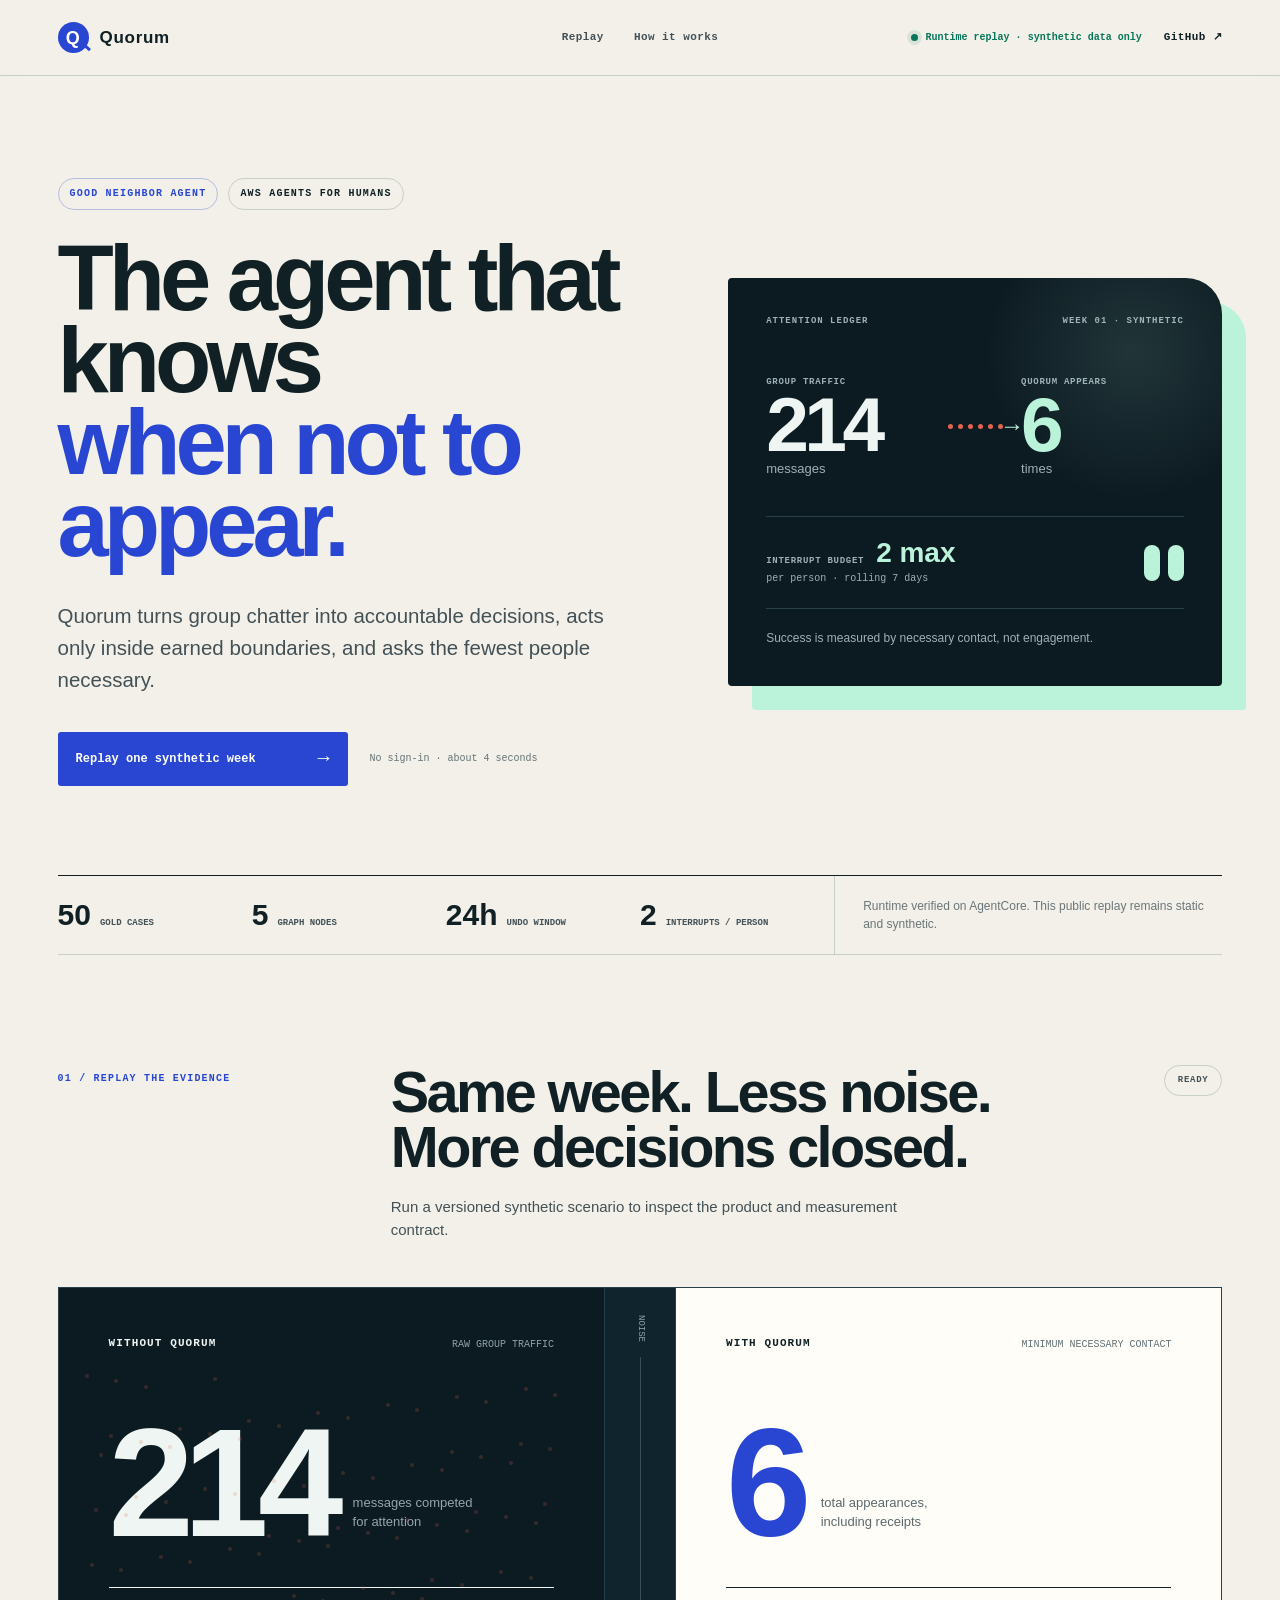
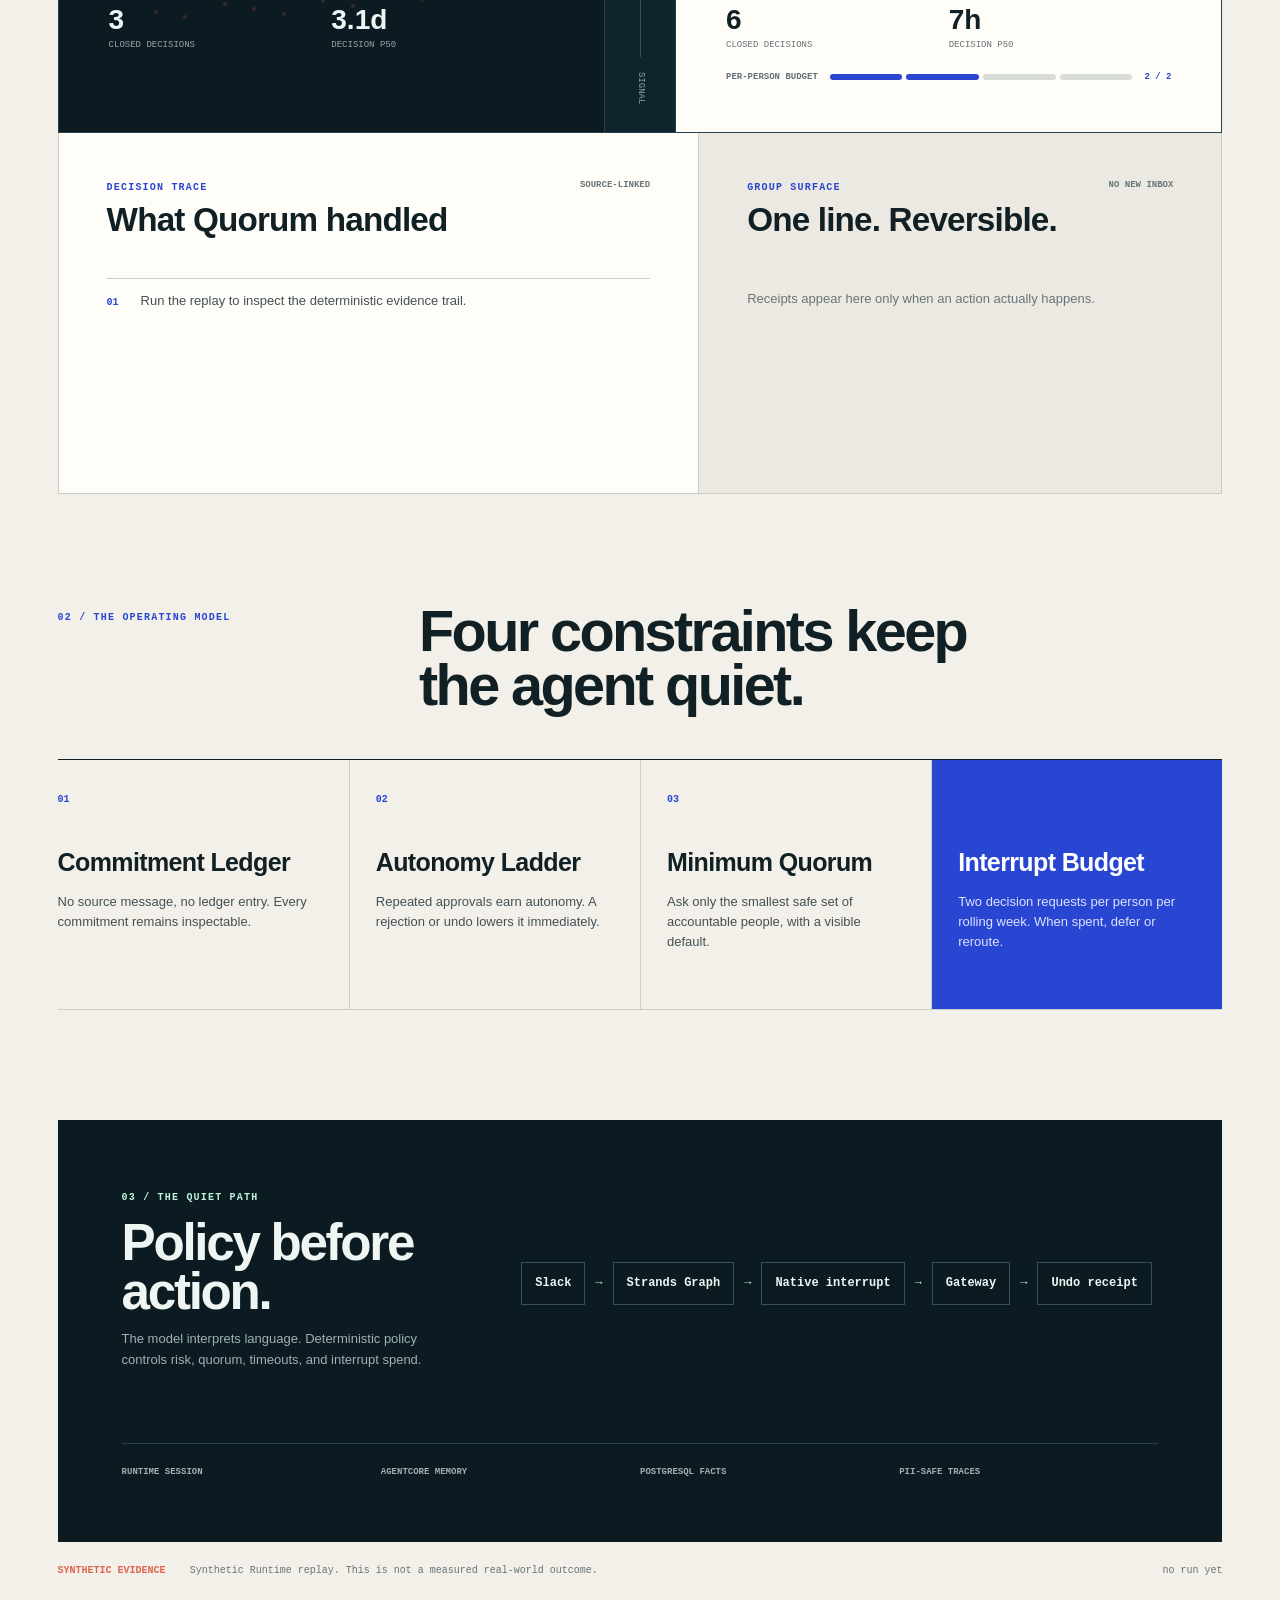
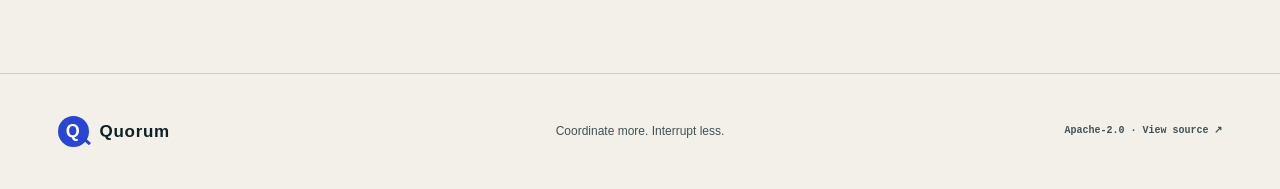
<file: index.html>
<!doctype html>
<html lang="en">
  <head>
    <meta charset="utf-8">
    <meta name="viewport" content="width=device-width, initial-scale=1">
    <meta name="theme-color" content="#f2f0e9">
    <meta name="description" content="Quorum coordinates group decisions with fewer interruptions. Replay one synthetic week and inspect the evidence.">
    <meta property="og:title" content="Quorum — coordinate more, interrupt less">
    <meta property="og:description" content="A public synthetic replay of a low-interruption coordination agent built with Strands.">
    <meta property="og:type" content="website">
    <title>Quorum — coordinate more, interrupt less</title>
    <link rel="icon" href="./favicon.svg" type="image/svg+xml">
    <link rel="stylesheet" href="./assets/style.css">
    <script defer src="./assets/app.js"></script>
  </head>
  <body>
    <a class="skip-link" href="#replay">Skip to replay</a>

    <header class="site-header">
      <a class="wordmark" href="./" aria-label="Quorum home">
        <span class="wordmark-symbol" aria-hidden="true">Q</span>
        <span>Quorum</span>
      </a>
      <nav class="site-nav" aria-label="Primary navigation">
        <a href="#replay">Replay</a>
        <a href="#principles">How it works</a>
      </nav>
      <div class="header-actions">
        <div id="evidence-mode" class="status-line">
          <span class="status-dot" aria-hidden="true"></span>
          <span>Static replay · synthetic data only</span>
        </div>
        <a class="repo-link" href="https://github.com/wellkilo/Quorum">GitHub <span aria-hidden="true">↗</span></a>
      </div>
    </header>

    <main>
      <section class="hero" aria-labelledby="hero-title">
        <div class="hero-copy">
          <p class="kicker"><span>Good Neighbor Agent</span><span>AWS Agents for Humans</span></p>
          <h1 id="hero-title">The agent that knows<br><em>when not to appear.</em></h1>
          <p class="hero-lede">
            Quorum turns group chatter into accountable decisions, acts only inside earned
            boundaries, and asks the fewest people necessary.
          </p>
          <div class="hero-actions">
            <button id="replay-button" class="replay-button" type="button">
              <span>Replay one synthetic week</span>
              <span class="button-arrow" aria-hidden="true">→</span>
            </button>
            <span class="action-note">No sign-in · about 4 seconds</span>
          </div>
        </div>

        <aside class="attention-card" aria-label="Synthetic week attention comparison">
          <div class="attention-heading">
            <span>Attention ledger</span>
            <span>Week 01 · synthetic</span>
          </div>
          <div class="attention-comparison">
            <div class="attention-before">
              <span class="attention-label">Group traffic</span>
              <strong>214</strong>
              <span>messages</span>
            </div>
            <div class="attention-path" aria-hidden="true">
              <span></span><span></span><span></span><span></span><span></span><span></span>
              <i>→</i>
            </div>
            <div class="attention-after">
              <span class="attention-label">Quorum appears</span>
              <strong>6</strong>
              <span>times</span>
            </div>
          </div>
          <div class="budget-rule">
            <div>
              <span class="attention-label">Interrupt budget</span>
              <strong>2 max</strong>
              <span>per person · rolling 7 days</span>
            </div>
            <div class="budget-slots" aria-label="Two of two interruption slots">
              <i></i><i></i>
            </div>
          </div>
          <p>Success is measured by necessary contact, not engagement.</p>
        </aside>
      </section>

      <section class="proof-strip" aria-label="Verified project evidence">
        <div><strong>50</strong><span>gold cases</span></div>
        <div><strong>5</strong><span>Graph nodes</span></div>
        <div><strong>24h</strong><span>undo window</span></div>
        <div><strong>2</strong><span>interrupts / person</span></div>
        <p>Runtime verified on AgentCore. This public replay remains static and synthetic.</p>
      </section>

      <section id="replay" class="replay-section" aria-labelledby="replay-title">
        <div class="section-intro">
          <p class="section-index">01 / Replay the evidence</p>
          <div>
            <h2 id="replay-title">Same week. Less noise.<br>More decisions closed.</h2>
            <p>Run a versioned synthetic scenario to inspect the product and measurement contract.</p>
          </div>
          <span id="run-state" class="run-state" role="status" aria-live="polite">Ready</span>
        </div>

        <div class="comparison" aria-label="Before and after comparison">
          <article class="week baseline-week">
            <div class="week-heading">
              <p class="week-label">Without Quorum</p>
              <span>raw group traffic</span>
            </div>
            <div class="metric-main">
              <strong id="baseline-messages" class="signal-number">214</strong>
              <span>messages competed<br>for attention</span>
            </div>
            <div class="metric-row">
              <div><b id="baseline-decisions">3</b><span>closed decisions</span></div>
              <div><b id="baseline-latency">3.1d</b><span>decision P50</span></div>
            </div>
            <div id="message-field" class="message-field" aria-hidden="true"></div>
          </article>

          <div class="quiet-track" aria-hidden="true">
            <span>noise</span>
            <div class="track-line"><i id="track-progress"></i></div>
            <span>signal</span>
          </div>

          <article class="week quorum-week">
            <div class="week-heading">
              <p class="week-label">With Quorum</p>
              <span>minimum necessary contact</span>
            </div>
            <div class="metric-main quorum-main">
              <strong id="quorum-interruptions" class="signal-number accent">6</strong>
              <span>total appearances,<br>including receipts</span>
            </div>
            <div class="metric-row">
              <div><b id="quorum-decisions">6</b><span>closed decisions</span></div>
              <div><b id="quorum-latency">7h</b><span>decision P50</span></div>
            </div>
            <div class="budget-meter">
              <span>Per-person budget</span>
              <div><i></i><i></i><i class="blocked"></i><i class="blocked"></i></div>
              <b>2 / 2</b>
            </div>
          </article>
        </div>

        <div class="evidence-grid">
          <article class="run-log" aria-labelledby="run-log-title">
            <div class="panel-heading">
              <div>
                <p class="panel-label">Decision trace</p>
                <h3 id="run-log-title">What Quorum handled</h3>
              </div>
              <span>source-linked</span>
            </div>
            <ol id="timeline" class="timeline" aria-live="polite">
              <li class="placeholder">Run the replay to inspect the deterministic evidence trail.</li>
            </ol>
          </article>

          <article class="receipts" aria-labelledby="receipts-title">
            <div class="panel-heading">
              <div>
                <p class="panel-label">Group surface</p>
                <h3 id="receipts-title">One line. Reversible.</h3>
              </div>
              <span>no new inbox</span>
            </div>
            <div id="receipt-list" class="receipt-list">
              <p class="empty-receipt">Receipts appear here only when an action actually happens.</p>
            </div>
          </article>
        </div>
      </section>

      <section id="principles" class="principles-section" aria-labelledby="principles-title">
        <div class="section-intro compact">
          <p class="section-index">02 / The operating model</p>
          <div>
            <h2 id="principles-title">Four constraints keep<br>the agent quiet.</h2>
          </div>
        </div>
        <div class="principle-grid">
          <article>
            <span>01</span>
            <h3>Commitment Ledger</h3>
            <p>No source message, no ledger entry. Every commitment remains inspectable.</p>
          </article>
          <article>
            <span>02</span>
            <h3>Autonomy Ladder</h3>
            <p>Repeated approvals earn autonomy. A rejection or undo lowers it immediately.</p>
          </article>
          <article>
            <span>03</span>
            <h3>Minimum Quorum</h3>
            <p>Ask only the smallest safe set of accountable people, with a visible default.</p>
          </article>
          <article class="featured-principle">
            <span>04</span>
            <h3>Interrupt Budget</h3>
            <p>Two decision requests per person per rolling week. When spent, defer or reroute.</p>
          </article>
        </div>
      </section>

      <section class="architecture-section" aria-labelledby="architecture-title">
        <div>
          <p class="section-index">03 / The quiet path</p>
          <h2 id="architecture-title">Policy before action.</h2>
          <p>The model interprets language. Deterministic policy controls risk, quorum, timeouts, and interrupt spend.</p>
        </div>
        <div class="architecture-flow" aria-label="Technical architecture summary">
          <span>Slack</span><i>→</i><span>Strands Graph</span><i>→</i><span>Native interrupt</span>
          <i>→</i><span>Gateway</span><i>→</i><span>Undo receipt</span>
        </div>
        <div class="architecture-meta">
          <span>Runtime session</span><span>AgentCore Memory</span><span>PostgreSQL facts</span><span>PII-safe traces</span>
        </div>
      </section>

      <aside class="provenance">
        <strong>Synthetic evidence</strong>
        <span id="evidence-source">Versioned synthetic evidence on GitHub Pages. No live AgentCore backend or real-world pilot is claimed.</span>
        <code id="replay-id">no run yet</code>
      </aside>
    </main>

    <footer class="site-footer">
      <a class="wordmark footer-mark" href="./"><span class="wordmark-symbol">Q</span><span>Quorum</span></a>
      <p>Coordinate more. Interrupt less.</p>
      <a href="https://github.com/wellkilo/Quorum">Apache-2.0 · View source ↗</a>
    </footer>
  </body>
</html>
</file>
<file: assets/style.css>
:root {
  color-scheme: light;
  --canvas: #f2f0e9;
  --paper: #fffdf8;
  --ink: #102024;
  --ink-soft: #435156;
  --night: #0c1b22;
  --night-soft: #142832;
  --line: #c8cec8;
  --line-dark: #29404b;
  --cobalt: #2946d3;
  --cobalt-dark: #1f3195;
  --mint: #baf3da;
  --green: #08765a;
  --coral: #df654f;
  --utility: "SFMono-Regular", Consolas, "Liberation Mono", monospace;
  --display: "Avenir Next Condensed", "Arial Narrow", "Helvetica Neue", sans-serif;
  --body: "Avenir Next", "Segoe UI", Helvetica, Arial, sans-serif;
}

* { box-sizing: border-box; }
html { scroll-behavior: smooth; }
body {
  margin: 0;
  background: var(--canvas);
  color: var(--ink);
  font-family: var(--body);
  min-height: 100vh;
  -webkit-font-smoothing: antialiased;
}
a { color: inherit; }
button, a { -webkit-tap-highlight-color: transparent; }
button:focus-visible, a:focus-visible { outline: 3px solid var(--coral); outline-offset: 4px; }

.skip-link {
  position: fixed;
  top: 12px;
  left: 12px;
  transform: translateY(-160%);
  background: var(--ink);
  color: var(--paper);
  padding: 10px 14px;
  z-index: 20;
}
.skip-link:focus { transform: none; }

.site-header {
  min-height: 76px;
  border-bottom: 1px solid var(--line);
  display: grid;
  grid-template-columns: 1fr auto 1fr;
  align-items: center;
  padding: 0 clamp(22px, 4.5vw, 72px);
  background: rgba(242, 240, 233, 0.94);
  position: sticky;
  top: 0;
  z-index: 10;
  backdrop-filter: blur(12px);
}
.wordmark {
  display: inline-flex;
  align-items: center;
  gap: 11px;
  width: max-content;
  color: var(--ink);
  font: 750 17px/1 var(--display);
  letter-spacing: 0.04em;
  text-decoration: none;
}
.wordmark-symbol {
  width: 31px;
  height: 31px;
  display: grid;
  place-items: center;
  background: var(--cobalt);
  color: white;
  border-radius: 50%;
  font: 800 18px/1 var(--display);
  position: relative;
}
.wordmark-symbol::after {
  content: "";
  position: absolute;
  width: 8px;
  height: 3px;
  right: -2px;
  bottom: 4px;
  background: var(--cobalt);
  transform: rotate(42deg);
}
.site-nav { display: flex; align-items: center; gap: 30px; }
.site-nav a, .repo-link {
  font: 650 11px/1 var(--utility);
  letter-spacing: 0.04em;
  text-decoration: none;
}
.site-nav a { color: var(--ink-soft); }
.site-nav a:hover, .repo-link:hover { color: var(--cobalt); }
.header-actions { display: flex; align-items: center; justify-content: flex-end; gap: 22px; }
.status-line {
  display: flex;
  align-items: center;
  gap: 8px;
  color: var(--green);
  font: 650 10px/1 var(--utility);
}
.status-dot {
  width: 7px;
  height: 7px;
  background: var(--green);
  border-radius: 50%;
  box-shadow: 0 0 0 4px rgba(8, 118, 90, 0.1);
}
.repo-link { color: var(--ink); }

main { width: min(1480px, 100%); margin: 0 auto; padding: 0 clamp(22px, 4.5vw, 72px) 72px; }
.hero {
  min-height: 650px;
  display: grid;
  grid-template-columns: minmax(0, 1.08fr) minmax(420px, 0.92fr);
  gap: clamp(48px, 7vw, 112px);
  align-items: center;
  padding: clamp(66px, 8vw, 118px) 0 clamp(58px, 7vw, 96px);
}
.hero-copy { max-width: 800px; }
.kicker { display: flex; gap: 10px; flex-wrap: wrap; margin: 0 0 28px; }
.kicker span, .section-index, .panel-label {
  font: 700 10px/1.4 var(--utility);
  letter-spacing: 0.12em;
  text-transform: uppercase;
}
.kicker span { border: 1px solid var(--line); border-radius: 999px; padding: 8px 11px; }
.kicker span:first-child { color: var(--cobalt); border-color: rgba(41, 70, 211, 0.3); }
h1 {
  font: 760 clamp(60px, 7.2vw, 108px)/0.89 var(--display);
  letter-spacing: -0.055em;
  margin: 0;
  max-width: 870px;
}
h1 em { color: var(--cobalt); font-style: normal; }
.hero-lede {
  color: var(--ink-soft);
  font-size: clamp(17px, 1.6vw, 21px);
  line-height: 1.55;
  max-width: 670px;
  margin: 34px 0 0;
}
.hero-actions { display: flex; align-items: center; gap: 22px; flex-wrap: wrap; margin-top: 36px; }
.replay-button {
  border: 0;
  border-radius: 3px;
  background: var(--cobalt);
  color: white;
  cursor: pointer;
  display: flex;
  align-items: center;
  justify-content: space-between;
  gap: 30px;
  min-width: 290px;
  padding: 17px 18px;
  font: 750 12px/1 var(--utility);
  transition: background 180ms ease, transform 180ms ease;
}
.replay-button:hover { background: var(--cobalt-dark); transform: translateY(-2px); }
.replay-button:disabled { cursor: wait; opacity: 0.7; transform: none; }
.button-arrow { font-size: 20px; font-weight: 400; }
.action-note { color: #657277; font: 10px/1.4 var(--utility); }

.attention-card {
  background: var(--night);
  color: #eef5f2;
  padding: clamp(26px, 3vw, 42px);
  border-radius: 4px 36px 4px 4px;
  box-shadow: 24px 24px 0 var(--mint);
  position: relative;
  overflow: hidden;
}
.attention-card::after {
  content: "";
  position: absolute;
  inset: 0;
  background: radial-gradient(circle at 82% 18%, rgba(186, 243, 218, 0.12), transparent 28%);
  pointer-events: none;
}
.attention-heading {
  display: flex;
  justify-content: space-between;
  gap: 20px;
  color: #9eb0b6;
  font: 700 9px/1 var(--utility);
  letter-spacing: 0.11em;
  text-transform: uppercase;
}
.attention-comparison {
  display: grid;
  grid-template-columns: 1fr 92px 1fr;
  align-items: center;
  padding: 50px 0 40px;
}
.attention-before, .attention-after { display: flex; flex-direction: column; gap: 4px; }
.attention-before strong, .attention-after strong { font: 760 clamp(64px, 6vw, 92px)/0.85 var(--display); letter-spacing: -0.06em; }
.attention-after strong { color: var(--mint); }
.attention-before > span:last-child, .attention-after > span:last-child { color: #9eb0b6; font-size: 13px; }
.attention-label { color: #9eb0b6; font: 700 9px/1.4 var(--utility); letter-spacing: 0.08em; text-transform: uppercase; }
.attention-path { display: grid; grid-template-columns: repeat(6, 5px); gap: 5px; align-items: center; justify-content: center; position: relative; }
.attention-path span { width: 5px; height: 5px; border-radius: 50%; background: var(--coral); }
.attention-path i { position: absolute; right: -3px; color: var(--mint); font-style: normal; font-size: 24px; }
.budget-rule {
  display: flex;
  align-items: center;
  justify-content: space-between;
  gap: 24px;
  border-top: 1px solid var(--line-dark);
  border-bottom: 1px solid var(--line-dark);
  padding: 22px 0;
}
.budget-rule > div:first-child { display: grid; grid-template-columns: auto auto; align-items: end; gap: 5px 12px; }
.budget-rule strong { color: var(--mint); font: 740 28px/1 var(--display); }
.budget-rule > div:first-child > span:last-child { grid-column: 1 / -1; color: #9eb0b6; font: 10px/1.4 var(--utility); }
.budget-slots { display: flex; gap: 8px; }
.budget-slots i { width: 16px; height: 36px; border-radius: 10px; background: var(--mint); }
.attention-card > p { color: #9eb0b6; font-size: 12px; line-height: 1.5; margin: 20px 0 0; }

.proof-strip {
  display: grid;
  grid-template-columns: repeat(4, minmax(110px, 1fr)) 2fr;
  border-top: 1px solid var(--ink);
  border-bottom: 1px solid var(--line);
}
.proof-strip > div { padding: 24px 20px 24px 0; display: flex; align-items: baseline; gap: 9px; }
.proof-strip strong { font: 750 30px/1 var(--display); }
.proof-strip span { color: var(--ink-soft); font: 650 9px/1.4 var(--utility); text-transform: uppercase; }
.proof-strip p { align-self: stretch; display: flex; align-items: center; margin: 0; border-left: 1px solid var(--line); padding: 20px 0 20px 28px; color: #6c7678; font-size: 12px; line-height: 1.5; }

.replay-section, .principles-section { padding: 110px 0 0; }
.section-intro { display: grid; grid-template-columns: 0.72fr 1.8fr auto; gap: 40px; align-items: start; margin-bottom: 46px; }
.section-intro.compact { grid-template-columns: 0.72fr 1.8fr; }
.section-index { color: var(--cobalt); margin: 7px 0 0; }
h2 { font: 750 clamp(39px, 4.5vw, 70px)/0.95 var(--display); letter-spacing: -0.045em; margin: 0; }
.section-intro > div > p { color: var(--ink-soft); font-size: 15px; line-height: 1.55; max-width: 550px; margin: 20px 0 0; }
.run-state {
  border: 1px solid var(--line);
  border-radius: 999px;
  padding: 10px 13px;
  color: var(--ink-soft);
  font: 700 9px/1 var(--utility);
  letter-spacing: 0.08em;
  text-transform: uppercase;
}
.run-state.live { color: var(--green); border-color: var(--green); }

.comparison { display: grid; grid-template-columns: 1fr 72px 1fr; border: 1px solid var(--line-dark); background: var(--night); }
.week { min-height: 420px; padding: clamp(28px, 4vw, 50px); position: relative; overflow: hidden; }
.baseline-week { background: var(--night); color: #eef5f2; }
.quorum-week { background: var(--paper); color: var(--ink); }
.week-heading, .panel-heading { display: flex; justify-content: space-between; align-items: flex-start; gap: 24px; }
.week-heading span { color: #8fa2a9; font: 10px/1.4 var(--utility); text-transform: uppercase; }
.quorum-week .week-heading span { color: #647277; }
.week-label { margin: 0; font: 750 11px/1 var(--utility); letter-spacing: 0.1em; text-transform: uppercase; }
.metric-main { display: flex; align-items: end; gap: 20px; margin: 76px 0 48px; }
.metric-main > span { color: #95a5aa; font-size: 13px; line-height: 1.45; padding-bottom: 7px; }
.quorum-main > span { color: #5b696d; }
.signal-number { font: 760 clamp(90px, 12vw, 154px)/0.72 var(--display); letter-spacing: -0.07em; }
.signal-number.accent { color: var(--cobalt); }
.metric-row { display: grid; grid-template-columns: repeat(2, 1fr); border-top: 1px solid currentColor; padding-top: 18px; }
.metric-row div { display: flex; flex-direction: column; gap: 7px; }
.metric-row b { font: 730 28px/1 var(--display); }
.metric-row span { color: #95a5aa; font: 9px/1 var(--utility); text-transform: uppercase; }
.quorum-week .metric-row span { color: #647277; }
.quiet-track {
  background: #10242d;
  border-left: 1px solid var(--line-dark);
  border-right: 1px solid var(--line-dark);
  display: flex;
  flex-direction: column;
  align-items: center;
  justify-content: space-between;
  padding: 27px 0;
}
.quiet-track span { writing-mode: vertical-rl; font: 9px/1 var(--utility); color: #91a2a8; text-transform: uppercase; }
.track-line { width: 1px; flex: 1; background: #37515c; margin: 15px 0; position: relative; overflow: hidden; }
.track-line i { position: absolute; width: 3px; height: 0; left: -1px; top: 0; background: var(--mint); transition: height 3.6s cubic-bezier(.2,.8,.2,1); }
.replaying .track-line i { height: 100%; }
.message-field { position: absolute; inset: 86px 26px 96px; opacity: 0.2; pointer-events: none; }
.message-field i { position: absolute; width: 4px; height: 4px; background: var(--coral); border-radius: 50%; }
.replaying .message-field i { animation: disperse 1.6s ease forwards; }
.budget-meter { display: flex; align-items: center; gap: 12px; margin-top: 23px; font: 650 9px/1 var(--utility); text-transform: uppercase; color: #647277; }
.budget-meter > div { display: flex; gap: 4px; flex: 1; }
.budget-meter i { height: 6px; flex: 1; background: var(--cobalt); border-radius: 4px; }
.budget-meter i.blocked { background: #d8dcd7; }
.budget-meter b { color: var(--cobalt); }

.evidence-grid { display: grid; grid-template-columns: 1.1fr 0.9fr; border: 1px solid var(--line); border-top: 0; background: var(--paper); }
.run-log, .receipts { padding: clamp(28px, 4vw, 48px); min-height: 360px; }
.receipts { border-left: 1px solid var(--line); background: #ebe9e2; }
.panel-label { color: var(--cobalt); margin: 0 0 8px; }
h3 { font: 740 clamp(24px, 2.6vw, 36px)/1 var(--display); letter-spacing: -0.025em; margin: 0; }
.panel-heading > span { color: #697679; font: 650 9px/1 var(--utility); text-transform: uppercase; }
.timeline { list-style: none; padding: 0; margin: 42px 0 0; counter-reset: event; }
.timeline li { border-top: 1px solid var(--line); padding: 14px 0; color: var(--ink-soft); font-size: 13px; opacity: 0; transform: translateY(7px); animation: enter .35s ease forwards; }
.timeline li::before { counter-increment: event; content: "0" counter(event); display: inline-block; width: 34px; color: var(--cobalt); font: 700 10px/1 var(--utility); }
.timeline .placeholder { opacity: 1; transform: none; animation: none; }
.receipt-list { margin-top: 40px; display: grid; gap: 11px; }
.receipt { background: var(--paper); color: var(--ink); border: 1px solid #d3d5cf; padding: 14px 15px; display: flex; justify-content: space-between; align-items: center; gap: 16px; font-size: 12px; line-height: 1.4; animation: enter .4s ease both; }
.receipt::before { content: "✓"; display: grid; place-items: center; flex: 0 0 22px; height: 22px; border-radius: 50%; background: var(--mint); color: var(--green); font-weight: 800; }
.receipt span { flex: 1; }
.receipt button { border: 1px solid #aab2ae; border-radius: 2px; background: transparent; color: #5b696d; padding: 7px 9px; font: 700 8px/1 var(--utility); text-transform: uppercase; }
.empty-receipt { color: #697679; font-size: 13px; line-height: 1.5; }

.principle-grid { display: grid; grid-template-columns: repeat(4, 1fr); border-top: 1px solid var(--ink); }
.principle-grid article { min-height: 250px; padding: 28px 26px 30px 0; border-bottom: 1px solid var(--line); }
.principle-grid article + article { border-left: 1px solid var(--line); padding-left: 26px; }
.principle-grid article > span { color: var(--cobalt); font: 700 10px/1 var(--utility); }
.principle-grid h3 { font-size: 25px; margin-top: 44px; }
.principle-grid p { color: var(--ink-soft); font-size: 13px; line-height: 1.55; margin: 17px 0 0; }
.principle-grid .featured-principle { background: var(--cobalt); color: white; padding-right: 26px; }
.featured-principle > span, .featured-principle p { color: #dce2ff; }

.architecture-section {
  margin-top: 110px;
  background: var(--night);
  color: #eef5f2;
  display: grid;
  grid-template-columns: 0.8fr 1.5fr;
  gap: 60px;
  padding: clamp(34px, 5vw, 70px);
}
.architecture-section .section-index { color: var(--mint); }
.architecture-section h2 { font-size: clamp(36px, 4vw, 56px); margin-top: 14px; }
.architecture-section > div:first-child > p:last-child { color: #9fb0b5; font-size: 13px; line-height: 1.55; }
.architecture-flow { display: flex; align-items: center; flex-wrap: wrap; gap: 10px; align-content: center; font: 700 12px/1.4 var(--utility); }
.architecture-flow span { border: 1px solid #36515c; padding: 12px 13px; }
.architecture-flow i { color: var(--mint); font-style: normal; }
.architecture-meta { grid-column: 1 / -1; display: grid; grid-template-columns: repeat(4, 1fr); border-top: 1px solid var(--line-dark); padding-top: 22px; color: #9fb0b5; font: 650 9px/1.4 var(--utility); text-transform: uppercase; }

.provenance { display: grid; grid-template-columns: auto 1fr auto; gap: 24px; align-items: center; padding: 22px 0; color: #657277; font: 10px/1.45 var(--utility); }
.provenance strong { color: var(--coral); text-transform: uppercase; }
.provenance code { color: #657277; }
.site-footer {
  border-top: 1px solid var(--line);
  display: grid;
  grid-template-columns: 1fr auto 1fr;
  align-items: center;
  gap: 24px;
  min-height: 116px;
  padding: 24px clamp(22px, 4.5vw, 72px);
  color: var(--ink-soft);
  font-size: 12px;
}
.site-footer p { margin: 0; }
.site-footer > a:last-child { justify-self: end; font: 650 10px/1.4 var(--utility); text-decoration: none; }

@keyframes enter { to { opacity: 1; transform: none; } }
@keyframes disperse { to { opacity: 0.04; transform: translateX(65px) scale(0.45); } }

@media (max-width: 1080px) {
  .site-nav { display: none; }
  .site-header { grid-template-columns: 1fr auto; }
  .hero { grid-template-columns: 1fr; min-height: auto; }
  .attention-card { max-width: 700px; }
  .proof-strip { grid-template-columns: repeat(4, 1fr); }
  .proof-strip p { grid-column: 1 / -1; border-left: 0; border-top: 1px solid var(--line); padding-left: 0; }
  .principle-grid { grid-template-columns: repeat(2, 1fr); }
  .architecture-section { grid-template-columns: 1fr; }
}

@media (max-width: 760px) {
  .site-header { min-height: 68px; }
  .status-line { display: none; }
  .hero { padding-top: 58px; gap: 48px; }
  h1 { font-size: clamp(52px, 15vw, 72px); }
  .attention-card { margin-right: 16px; box-shadow: 16px 16px 0 var(--mint); }
  .attention-comparison { grid-template-columns: 1fr 64px 1fr; }
  .proof-strip { grid-template-columns: repeat(2, 1fr); }
  .section-intro, .section-intro.compact { grid-template-columns: 1fr; gap: 18px; }
  .section-intro { position: relative; }
  .run-state { position: absolute; right: 0; top: 0; }
  .comparison { grid-template-columns: 1fr; }
  .quiet-track { min-height: 58px; flex-direction: row; padding: 0 18px; border: 0; border-top: 1px solid var(--line-dark); border-bottom: 1px solid var(--line-dark); }
  .quiet-track span { writing-mode: initial; }
  .track-line { height: 1px; width: auto; flex: 1; margin: 0 14px; }
  .track-line i { width: 0; height: 3px; top: -1px; transition: width 3.6s cubic-bezier(.2,.8,.2,1); }
  .replaying .track-line i { width: 100%; height: 3px; }
  .evidence-grid { grid-template-columns: 1fr; }
  .receipts { border-left: 0; border-top: 1px solid var(--line); }
  .principle-grid { grid-template-columns: 1fr; }
  .principle-grid article + article { border-left: 0; padding-left: 0; }
  .principle-grid .featured-principle { margin-left: -22px; margin-right: -22px; padding-left: 22px; }
  .architecture-meta { grid-template-columns: repeat(2, 1fr); gap: 14px; }
  .provenance, .site-footer { grid-template-columns: 1fr; gap: 10px; }
  .site-footer > a:last-child { justify-self: start; }
}

@media (max-width: 430px) {
  .header-actions { gap: 10px; }
  .repo-link { font-size: 9px; }
  .hero-actions { align-items: stretch; flex-direction: column; }
  .replay-button { min-width: 0; width: 100%; }
  .attention-comparison { grid-template-columns: 1fr; gap: 22px; padding: 40px 0 28px; }
  .attention-path { grid-template-columns: repeat(6, 5px); justify-content: start; }
  .attention-path i { right: auto; left: 62px; }
  .budget-rule { align-items: flex-end; }
  .proof-strip > div { padding-right: 8px; }
  .metric-main { margin-top: 62px; }
  .architecture-flow { align-items: flex-start; flex-direction: column; }
  .architecture-flow i { transform: rotate(90deg); margin-left: 19px; }
}

@media (prefers-reduced-motion: reduce) {
  html { scroll-behavior: auto; }
  *, *::before, *::after { animation-duration: 0.01ms !important; transition-duration: 0.01ms !important; }
}
</file>
